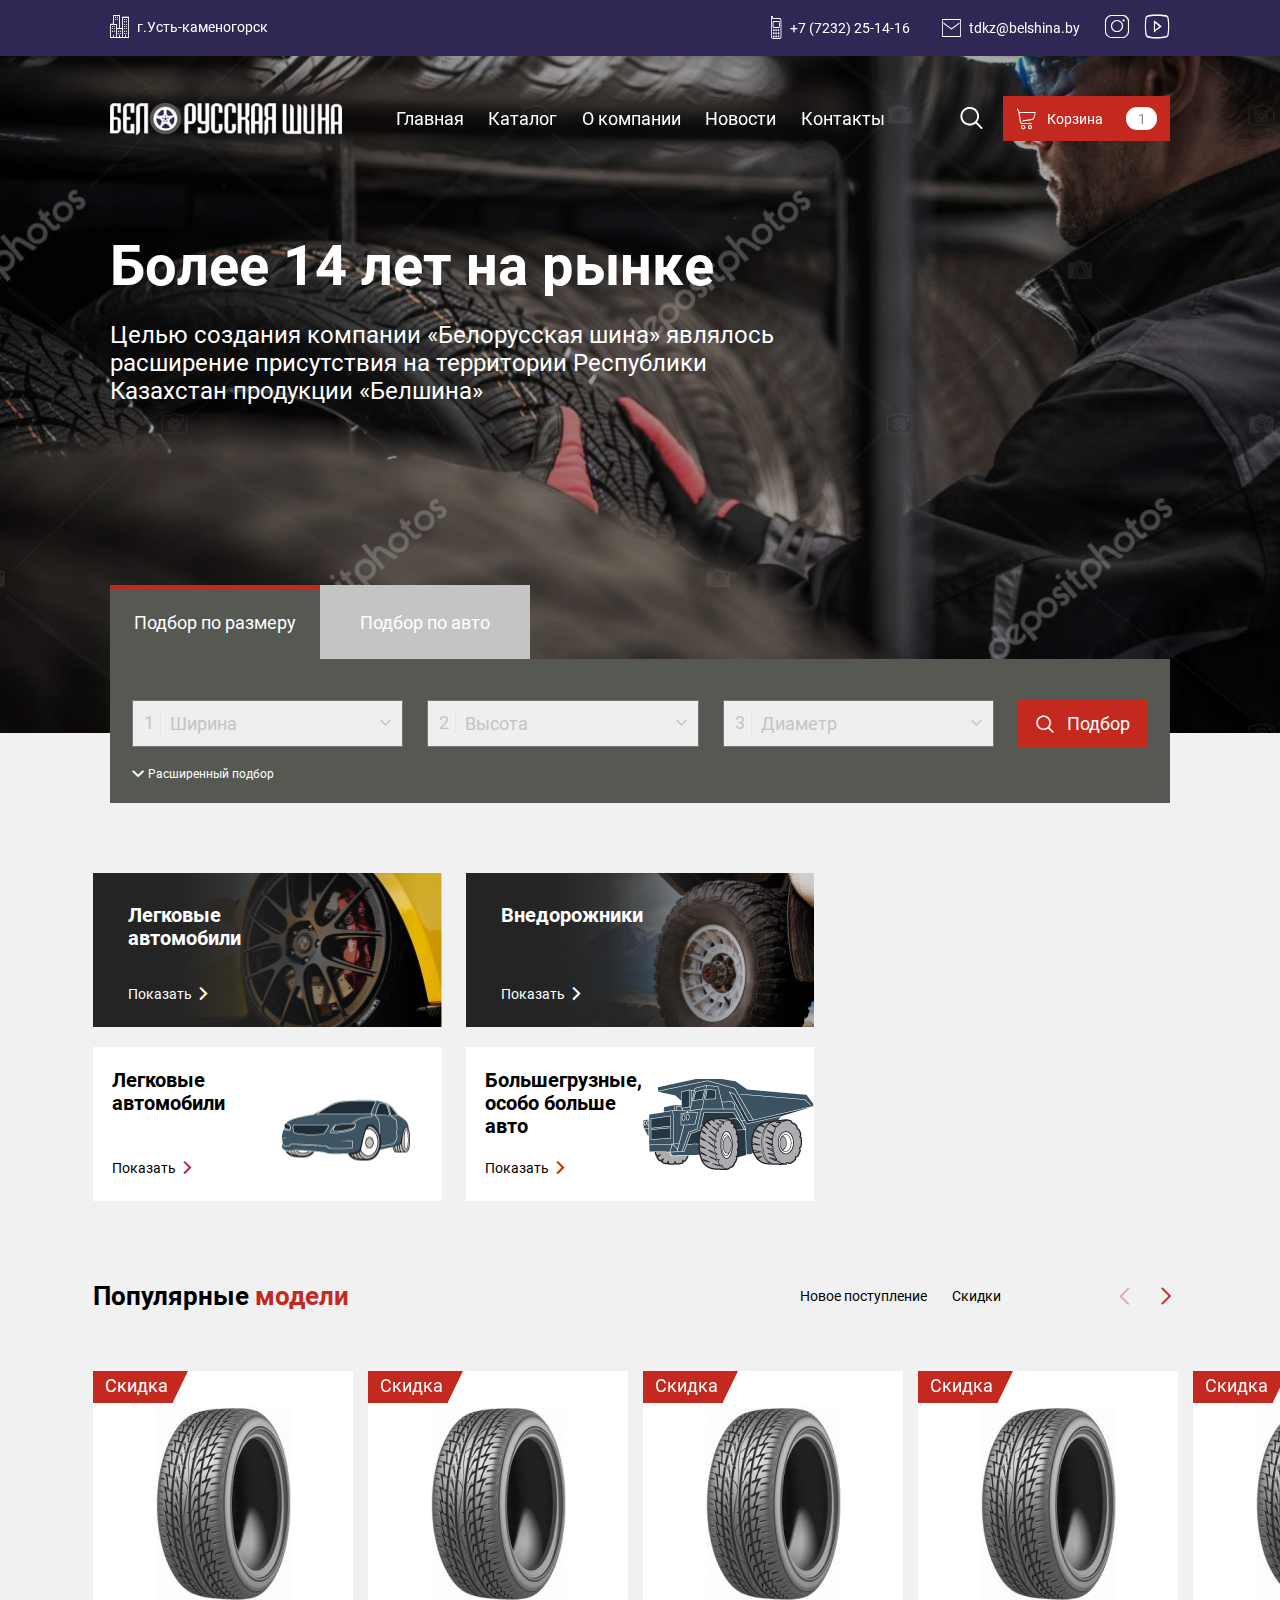
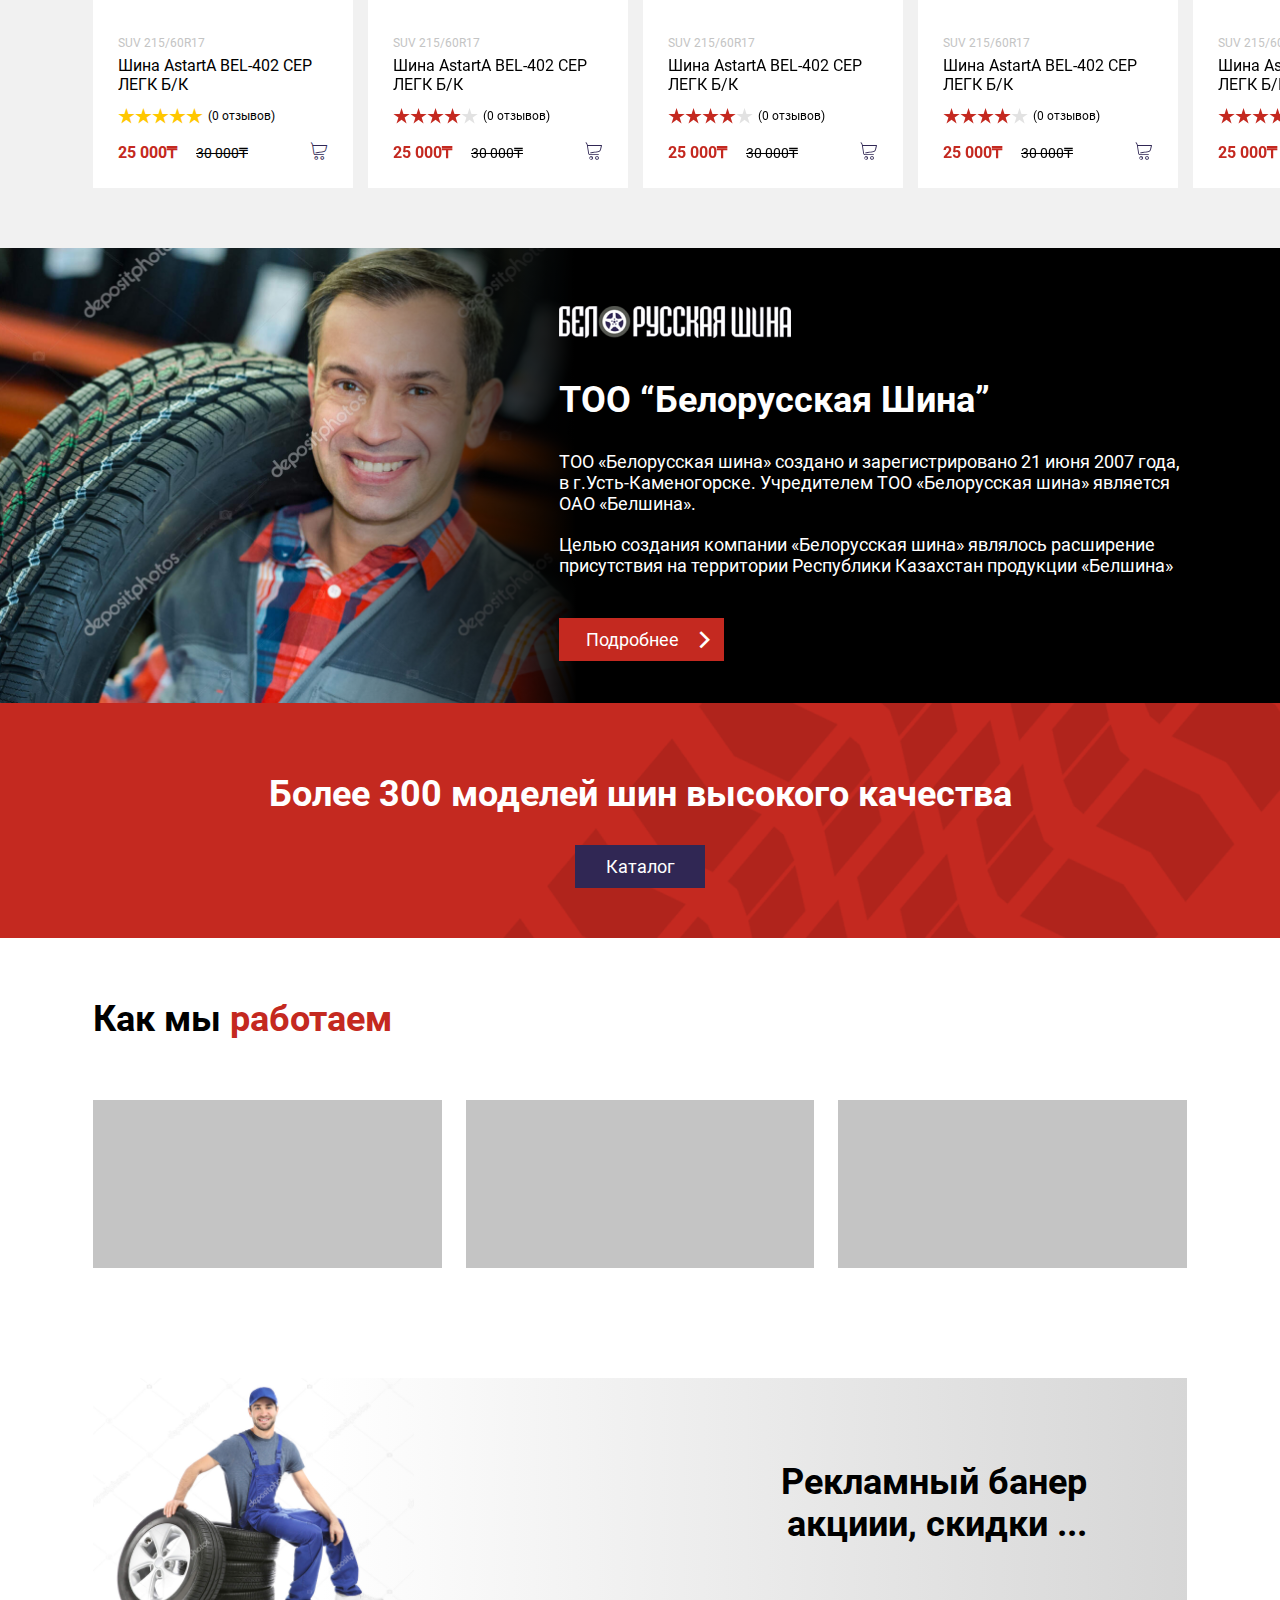
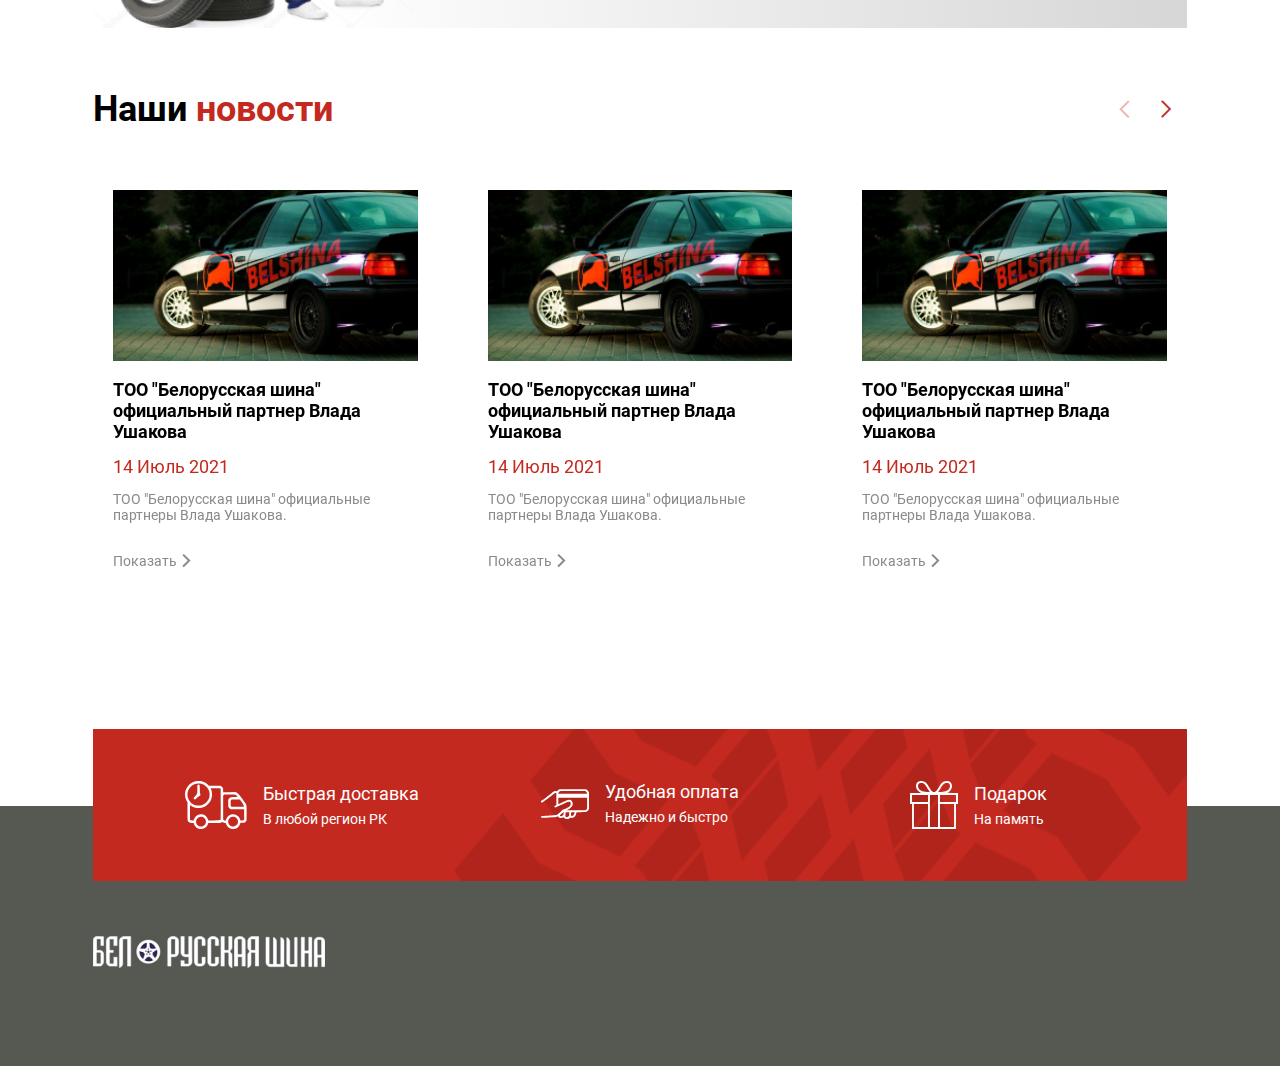
<file: assets/index.html>
<!DOCTYPE html>
<html lang="ru">

<head>
    <meta charset="UTF-8">
    <title>«Белорусская шина»</title>
    <meta name="viewport" content="width=device-width, initial-scale=1.0">
    <meta http-equiv="X-UA-Compatible" content="IE=edge" />
    <meta name="description" content="">
    <meta name="keywords" content="">
    <!-- Favicon -->
    <link rel="icon" href="#" type="image/x-icon">
    <link rel="shortcut icon" href="#" type="image/x-icon">
    <!-- fonts.css -->
    <link rel="preload" href="fonts/Roboto-Bold.woff" as="font" type="font/woff" crossorigin="anonymous">
    <link rel="preload" href="fonts/Roboto-Bold.woff2" as="font" type="font/woff2" crossorigin="anonymous">
    <link rel="preload" href="fonts/Roboto-Regular.woff" as="font" type="font/woff" crossorigin="anonymous">
    <link rel="preload" href="fonts/Roboto-Regular.woff2" as="font" type="font/woff2" crossorigin="anonymous">
    <link rel="stylesheet" href="css/fonts.css">
    <!-- bootstrap -->
    <link rel="stylesheet" href="css/bootstrap.min.css">
    <!-- swiper -->
    <link rel="stylesheet" href="css/swiper-bundle.min.css">
    <!-- select2 -->
    <!-- <link rel=" stylesheet" href="css/select2.min.css"> -->
    <!-- icomoon -->
    <link rel=" stylesheet" href="css/icomoon.css">
    <!-- style.css -->
    <link rel=" stylesheet" href="css/bundle.min.css">
</head>

<body class="page_index ">
    <header class="header">
        <div class="mobile_menu">
            <div class="row align-items-center justify-content-between mb-5">
                <div class="col-2"> <button type="button" class="btn-close" aria-label="Close"></button></div>
                <di class="col">
                    <h4 class="mb-0">Меню</h4>
                </di>
            </div>
        </div>
        <div class="search_wrapper">
            <div class="search_block">
                <div class="row justify-content-between mb-5">
                    <div class="col">
                        <h4 class="mb-0">Поиск</h4>
                    </div>
                    <div class="col-2 text-end">
                        <button type="button" class="btn-close" aria-label="Close"></button>
                    </div>
                </div>
                <div class="row">
                    <div class="col-12 col-md-8"> <input type="text" class="input_search" placeholder="Поиск..."></div>
                    <div class="col-12 col-md-4 mt-4 mt-md-0"><button class="btn btn-default btn_search">Поиск</button>
                    </div>
                </div>
                <div class="search_result"></div>
            </div>
        </div>
        <div class="head head-top">
            <div class="container">
                <div class="row">
                    <div class="col-8 col-md-3">
                        <div class="head_item">
                            <span class="icon-sity"></span>
                            <span class="name">г.Усть-каменогорск</span>
                        </div>
                    </div>
                    <div
                        class="d-none d-md-flex col-md-7 col-lg-5 col-xl-4 ms-auto  justify-content-end head_contacts_wrapper">
                        <div class="head_contacts d-flex align-items-center">
                            <a href="tel:+77232251416" class="head_item">
                                <span class="icon-phone"></span>
                                <span class="name">+7 (7232) 25-14-16</span>
                            </a>
                            <a href="mailto:tdkz@belshina.by" class="head_item">
                                <span class="icon-email"></span>
                                <span class="name">tdkz@belshina.by</span>
                            </a>
                        </div>
                    </div>
                    <div class="col-4 col-md-2 col-lg-2 col-xl-1 d-flex 
                    justify-content-end">
                        <ul class="socials">
                            <li>
                                <a href="#">
                                    <span class="icon-inst"></span>
                                </a>
                            </li>
                            <li>
                                <a href="#">
                                    <span class="icon-youtube"></span>
                                </a>
                            </li>
                        </ul>
                    </div>
                </div>
            </div>
        </div>
        <div class="head head-bottom">
            <div class="container">
                <nav>
                    <div class="row align-items-center justify-content-lg-between">
                        <div class="col-6 col-md-4 col-lg-3">
                            <a href="#" class="logo head_logo"> <img src="imgs/logo.png" alt=""></a>
                        </div>
                        <div class="col-lg-7 col-xl-6 d-none d-lg-block menu_desktop_wrapper">
                            <ul class="menu">
                                <li>
                                    <a href="#">Главная</a>
                                </li>
                                <li>
                                    <a href="#">Каталог</a>
                                </li>
                                <li>
                                    <a href="#">О компании</a>
                                </li>
                                <li>
                                    <a href="#">Новости</a>
                                </li>
                                <li>
                                    <a href="#">Контакты</a>
                                </li>
                            </ul>
                        </div>
                        <div
                            class="col-6 col-sm-4 col-md-3 col-lg-2 col-xl-3 d-flex align-items-center  justify-content-end ms-auto">
                            <button class="search_btn">
                                <span class="icon-search"></span>
                            </button>
                            <a href="#" class="btn btn-red btn_shop">
                                <span class="icon-shop"></span>
                                <span class="text">Корзина</span>
                                <span class="quantity">1</span>
                            </a>
                        </div>
                        <div class="col-sm-2 col-md-1 d-lg-none">
                            <div class="menu_btn">
                                <span></span>
                            </div>
                        </div>
                    </div>
                </nav>
            </div>
        </div>
    </header>
    <section class="head_section">
        <div class="container">
            <h1 class="head_title">Более 14 лет на рынке </h1>
            <div class="head_subtitle subtitle">Целью создания компании «Белорусская шина» являлось расширение
                присутствия на
                территории Республики
                Казахстан продукции «Белшина»</div>

            <div class="filter">
                <ul class="nav nav-tabs" id="myTab" role="tablist">
                    <li class="nav-item" role="presentation">
                        <button class="nav-link active" id="size-tab" data-bs-toggle="tab" data-bs-target="#size"
                            type="button" role="tab" aria-controls="size" aria-selected="true">Подбор по
                            размеру</button>
                    </li>
                    <li class="nav-item" role="presentation">
                        <button class="nav-link" id="car-tab" data-bs-toggle="tab" data-bs-target="#car" type="button"
                            role="tab" aria-controls="car" aria-selected="false">Подбор по
                            авто</button>
                    </li>
                </ul>
                <div class="tab-content" id="myTabContent">
                    <div class="tab-pane fade show active" id="size" role="tabpanel" aria-labelledby="size-tab">
                        <div class="row">
                            <div class="col">
                                <div class="form_control form_select">
                                    <div class="number"> 1</div>
                                    <select name="width" id="">
                                        <option value="Ширина" selected="selected">Ширина</option>
                                        <option value="100">100</option>
                                        <option value="150">150</option>
                                        <option value="1820">1820</option>
                                    </select>
                                </div>
                            </div>
                            <div class="col">
                                <div class="form_control form_select">
                                    <div class="number">2</div>
                                    <select name="height" id="">
                                        <option value="Высота" selected="selected">Высота</option>
                                        <option value="100">100</option>
                                        <option value="150">150</option>
                                        <option value="1820">1820</option>
                                    </select>
                                </div>
                            </div>
                            <div class="col">
                                <div class="form_control form_select">
                                    <div class="number">3</div>
                                    <select name="diameter" id="">
                                        <option value="Диаметр" selected="selected">Диаметр</option>
                                        <option value="100">100</option>
                                        <option value="150">150</option>
                                        <option value="1820">1820</option>
                                    </select>
                                </div>
                            </div>
                            <div class="col-md-auto ms-auto text-end">
                                <button class="btn btn-default filter_btn"><span class="icon-search"></span>
                                    Подбор</button>
                            </div>
                        </div>
                        <div class="filter_dropdown">
                            <button class="filter_dropdown-toggle" type="button">
                                <span class="icon-Vector-3"></span> Расширенный подбор
                            </button>
                            <div class="filter_dropdown-menu">
                                <div class="row">
                                    <div class="col-lg-4">
                                        <div class="form_control form_select">
                                            <div class="number"> 1</div>
                                            <select name="width" id="">
                                                <option value="Ширина" selected="selected">Ширина</option>
                                                <option value="100">100</option>
                                                <option value="150">150</option>
                                                <option value="1820">1820</option>
                                            </select>
                                        </div>
                                    </div>
                                    <div class="col d-flex flex-wrap align-items-center">
                                        <div class="form-group form-radio">
                                            <label class="radio-inline">
                                                <input class="" type="radio" name="type_filter" value="1">
                                                <span class="signature">Ширина</span>
                                            </label>
                                        </div>
                                        <div class="form-group form-radio">
                                            <label class="radio-inline">
                                                <input class="" type="radio" name="type_filter" value="3">
                                                <span class="signature">Ширина</span>
                                            </label>
                                        </div>
                                        <div class="form-group form-checkbox">
                                            <label class="checkbox-inline">
                                                <input class="" type="checkbox" name="" value="2">
                                                <span class="signature">Высота</span>
                                            </label>
                                        </div>
                                        <div class="form_control form_range">
                                            <input type="range" value="0" min="1" max="100">
                                        </div>
                                    </div>
                                </div>
                            </div>
                        </div>
                    </div>
                    <div class=" tab-pane fade" id="car" role="tabpanel" aria-labelledby="car-tab">
                        <div class=" row">
                            <div class="col">
                                <div class="form_control form_select">
                                    <div class="number"> 1</div>
                                    <select name="width" id="">
                                        <option value="Ширина" selected="selected">Ширина</option>
                                        <option value="100">100</option>
                                        <option value="150">150</option>
                                        <option value="1820">1820</option>
                                    </select>
                                </div>
                            </div>
                            <div class="col">
                                <div class="form_control form_select">
                                    <div class="number">2</div>
                                    <select name="height" id="">
                                        <option value="Высота" selected="selected">Высота</option>
                                        <option value="100">100</option>
                                        <option value="150">150</option>
                                        <option value="1820">1820</option>
                                    </select>
                                </div>
                            </div>
                            <div class="col">
                                <div class="form_control form_select">
                                    <div class="number">3</div>
                                    <select name="diameter" id="">
                                        <option value="Диаметр" selected="selected">Диаметр</option>
                                        <option value="100">100</option>
                                        <option value="150">150</option>
                                        <option value="1820">1820</option>
                                    </select>
                                </div>
                            </div>
                            <div class="col-md-auto ms-auto text-end">
                                <button class="btn btn-default filter_btn"><span class="icon-search"></span>
                                    Подбор</button>
                            </div>
                        </div>
                        <div class="filter_dropdown">
                            <button class="filter_dropdown-toggle" type="button">
                                <span class="icon-Vector-3"></span> Расширенный подбор
                            </button>
                            <div class="filter_dropdown-menu">
                                <div class="row">
                                    <div class="col-lg-4">
                                        <div class="form_control form_select">
                                            <div class="number"> 1</div>
                                            <select name="width" id="">
                                                <option value="Ширина" selected="selected">Ширина
                                                </option>
                                                <option value="100">100</option>
                                                <option value="150">150</option>
                                                <option value="1820">1820</option>
                                            </select>
                                        </div>
                                    </div>
                                    <div class="col d-flex flex-wrap">
                                        <div class="form-group form-radio">
                                            <label class="radio-inline">
                                                <input class="" type="radio" name="type_filter" value="1">
                                                <span class="signature">Ширина</span>
                                            </label>
                                        </div>
                                        <div class="form-group form-radio">
                                            <label class="radio-inline">
                                                <input class="" type="radio" name="type_filter" value="3">
                                                <span class="signature">Ширина</span>
                                            </label>
                                        </div>
                                        <div class="form-group form-checkbox">
                                            <label class="checkbox-inline">
                                                <input class="" type="checkbox" name="" value="2">
                                                <span class="signature">Высота</span>
                                            </label>
                                        </div>
                                    </div>
                                </div>
                            </div>
                        </div>
                    </div>
                </div>
            </div>
        </div>
    </section>
    <section class="section section_category">
        <div class="container">
            <div class="row">
                <div class="col-md-6 col-lg-4">
                    <a href="#" class="category category_var_one" style=" background-image: url('imgs/car1.jpg');">
                        <span class="title">Легковые
                            автомобили</span>
                        <div class="category_btn">Показать <span class="icon-Vector-5"></span></div>
                    </a>
                </div>
                <div class="col-md-6 col-lg-4">
                    <a href="#" class="category category_var_one" style=" background-image: url('imgs/car2.jpg');">
                        <span class="title">Внедорожники</span>
                        <div class="category_btn">Показать <span class="icon-Vector-5"></span></div>
                    </a>
                </div>
            </div>
            <div class="row">
                <div class="col-md-6 col-lg-4">
                    <a href="#" class="category category_var_two" style=" background-image: url('imgs/image4.png');">
                        <span class="title">Легковые
                            автомобили</span>
                        <div class="category_btn">Показать <span class="icon-Vector-5"></span></div>
                    </a>
                </div>
                <div class="col-md-6 col-lg-4">
                    <a href="#" class="category category_var_two" style=" background-image: url('imgs/image3.png');">
                        <span class="title">Большегрузные,
                            особо больше
                            авто</span>
                        <div class="category_btn">Показать <span class="icon-Vector-5"></span></div>
                    </a>
                </div>
            </div>
        </div>
    </section>
    <section class="section_popular section">
        <div class="container">
            <div class="title_block row ">
                <div class="col">
                    <h2>
                        Популярные<span class="color_red"> модели</span>
                    </h2>
                </div>
                <div
                    class="col-12 col-md-4 mt-4 mt-md-0 order-1 order-md-0 d-flex align-items-center justify-content-md-end">
                    <a href="#" class="link">Новое поступление</a>
                    <a href="#" class="link">Скидки</a>
                </div>
                <div class="col-3 col-sm-2 d-flex justify-content-end">
                    <div class="slider_arrows">
                        <div class="swiper-button-prev popular_slider_prev"><span class="icon-Vector-2"></span></div>
                        <div class="swiper-button-next popular_slider_next"><span class="icon-Vector-1"></span></div>
                    </div>
                </div>
            </div>
            <div class="swiper popular_slider">
                <div class="swiper-wrapper">

                    <div class="swiper-slide">
                        <div class="product">
                            <div class="sale">Скидка</div>
                            <a href="#" class="img">
                                <img src="imgs/image1.png" alt="">
                            </a>
                            <a href="#" class="center">
                                <span class="article">SUV 215/60R17</span>
                                <span class="name">Шина AstartA
                                    BEL-402 СЕР ЛЕГК Б/К</span>
                                <div class="rating">
                                    <div class="rating_star">
                                        <span class="icon-star" style="color: #FFC700;"></span>
                                        <span class="icon-star" style="color: #FFC700;"></span>
                                        <span class="icon-star" style="color: #FFC700;"></span>
                                        <span class="icon-star" style="color: #FFC700;"></span>
                                        <span class="icon-star" style="color: #FFC700;"></span>
                                    </div>
                                    <span class="rating_text">(0 отзывов)</span>
                                </div>
                            </a>
                            <div class="bottom">
                                <div class="price">
                                    <span class="new_price">25 000₸</span>
                                    <span class="old_price">30 000₸</span>
                                </div>
                                <button title="Добавить в корзину" class="product_btn"><span
                                        class="icon-shop"></span></button>
                            </div>
                        </div>
                    </div>

                    <div class="swiper-slide">
                        <div class="product">
                            <div class="sale">Скидка</div>
                            <a href="#" class="img">
                                <img src="imgs/image1.png" alt="">
                            </a>
                            <a href="#" class="center">
                                <span class="article">SUV 215/60R17</span>
                                <span class="name">Шина AstartA
                                    BEL-402 СЕР ЛЕГК Б/К</span>
                                <div class="rating">
                                    <div class="rating_star">
                                        <span class="icon-star" style="color: #C42920;"></span>
                                        <span class="icon-star" style="color: #C42920;"></span>
                                        <span class="icon-star" style="color: #C42920;"></span>
                                        <span class="icon-star" style="color: #C42920;"></span>
                                        <span class="icon-star"></span>
                                    </div>
                                    <span class="rating_text">(0 отзывов)</span>
                                </div>
                            </a>
                            <div class="bottom">
                                <div class="price">
                                    <span class="new_price">25 000₸</span>
                                    <span class="old_price">30 000₸</span>
                                </div>
                                <button title="Добавить в корзину" class="product_btn"><span
                                        class="icon-shop"></span></button>
                            </div>
                        </div>
                    </div>

                    <div class="swiper-slide">
                        <div class="product">
                            <div class="sale">Скидка</div>
                            <a href="#" class="img">
                                <img src="imgs/image1.png" alt="">
                            </a>
                            <a href="#" class="center">
                                <span class="article">SUV 215/60R17</span>
                                <span class="name">Шина AstartA
                                    BEL-402 СЕР ЛЕГК Б/К</span>
                                <div class="rating">
                                    <div class="rating_star">
                                        <span class="icon-star" style="color: #C42920;"></span>
                                        <span class="icon-star" style="color: #C42920;"></span>
                                        <span class="icon-star" style="color: #C42920;"></span>
                                        <span class="icon-star" style="color: #C42920;"></span>
                                        <span class="icon-star"></span>
                                    </div>
                                    <span class="rating_text">(0 отзывов)</span>
                                </div>
                            </a>
                            <div class="bottom">
                                <div class="price">
                                    <span class="new_price">25 000₸</span>
                                    <span class="old_price">30 000₸</span>
                                </div>
                                <button title="Добавить в корзину" class="product_btn"><span
                                        class="icon-shop"></span></button>
                            </div>
                        </div>
                    </div>

                    <div class="swiper-slide">
                        <div class="product">
                            <div class="sale">Скидка</div>
                            <a href="#" class="img">
                                <img src="imgs/image1.png" alt="">
                            </a>
                            <a href="#" class="center">
                                <span class="article">SUV 215/60R17</span>
                                <span class="name">Шина AstartA
                                    BEL-402 СЕР ЛЕГК Б/К</span>
                                <div class="rating">
                                    <div class="rating_star">
                                        <span class="icon-star" style="color: #C42920;"></span>
                                        <span class="icon-star" style="color: #C42920;"></span>
                                        <span class="icon-star" style="color: #C42920;"></span>
                                        <span class="icon-star" style="color: #C42920;"></span>
                                        <span class="icon-star"></span>
                                    </div>
                                    <span class="rating_text">(0 отзывов)</span>
                                </div>
                            </a>
                            <div class="bottom">
                                <div class="price">
                                    <span class="new_price">25 000₸</span>
                                    <span class="old_price">30 000₸</span>
                                </div>
                                <button title="Добавить в корзину" class="product_btn"><span
                                        class="icon-shop"></span></button>
                            </div>
                        </div>
                    </div>

                    <div class="swiper-slide">
                        <div class="product">
                            <div class="sale">Скидка</div>
                            <a href="#" class="img">
                                <img src="imgs/image1.png" alt="">
                            </a>
                            <a href="#" class="center">
                                <span class="article">SUV 215/60R17</span>
                                <span class="name">Шина AstartA
                                    BEL-402 СЕР ЛЕГК Б/К</span>
                                <div class="rating">
                                    <div class="rating_star">
                                        <span class="icon-star" style="color: #C42920;"></span>
                                        <span class="icon-star" style="color: #C42920;"></span>
                                        <span class="icon-star" style="color: #C42920;"></span>
                                        <span class="icon-star" style="color: #C42920;"></span>
                                        <span class="icon-star"></span>
                                    </div>
                                    <span class="rating_text">(0 отзывов)</span>
                                </div>
                            </a>
                            <div class="bottom">
                                <div class="price">
                                    <span class="new_price">25 000₸</span>
                                    <span class="old_price">30 000₸</span>
                                </div>
                                <button title="Добавить в корзину" class="product_btn"><span
                                        class="icon-shop"></span></button>
                            </div>
                        </div>
                    </div>

                    <div class="swiper-slide">
                        <div class="product">
                            <div class="sale">Скидка</div>
                            <a href="#" class="img">
                                <img src="imgs/image1.png" alt="">
                            </a>
                            <a href="#" class="center">
                                <span class="article">SUV 215/60R17</span>
                                <span class="name">Шина AstartA
                                    BEL-402 СЕР ЛЕГК Б/К</span>
                                <div class="rating">
                                    <div class="rating_star">
                                        <span class="icon-star" style="color: #C42920;"></span>
                                        <span class="icon-star" style="color: #C42920;"></span>
                                        <span class="icon-star" style="color: #C42920;"></span>
                                        <span class="icon-star" style="color: #C42920;"></span>
                                        <span class="icon-star"></span>
                                    </div>
                                    <span class="rating_text">(0 отзывов)</span>
                                </div>
                            </a>
                            <div class="bottom">
                                <div class="price">
                                    <span class="new_price">25 000₸</span>
                                    <span class="old_price">30 000₸</span>
                                </div>
                                <button title="Добавить в корзину" class="product_btn"><span
                                        class="icon-shop"></span></button>
                            </div>
                        </div>
                    </div>


                </div>
            </div>
        </div>
    </section>
    <section class="section_about">
        <img class="about_img" src="imgs/image7.jpg" alt="">
        <div class="container">
            <div class="row">
                <div class="col-md-9 col-lg-7 ms-auto">
                    <div class="about_block">
                        <img src="imgs/logo.png" alt="">
                        <h2 class="title">ТОО “Белорусская Шина”</h2>
                        <div class="subtitle">
                            <p>
                                ТОО «Белорусская шина» создано и зарегистрировано 21 июня 2007 года, в
                                г.Усть-Каменогорске.
                                Учредителем ТОО «Белорусская шина» является ОАО «Белшина».
                            </p>
                            <p>
                                Целью создания компании «Белорусская шина» являлось расширение присутствия на территории
                                Республики Казахстан продукции «Белшина»
                            </p>
                        </div>
                        <a href="#" class="btn btn-default btn-arrow">Подробнее <span class="icon-Vector-5"></span></a>

                    </div>
                </div>
            </div>
        </div>
    </section>
    <section class="section_info-block">
        <div class="container">
            <h2>Более 300 моделей шин высокого качества</h2>
            <a href="#" class="btn btn-secondary">Каталог</a>
        </div>
    </section>
    <section class="section_process section">
        <div class="container">
            <h2>Как мы <span class="color_red">работаем</span></h2>
            <div class="row process_list">
                <div class="col-md-4">
                    <div class="process_item"></div>
                </div>
                <div class="col-md-4">
                    <div class="process_item"></div>
                </div>
                <div class="col-md-4">
                    <div class="process_item"></div>
                </div>
            </div>
            <div class="process_banner">
                <div class="process_banner_left"> <img src="imgs/image10.png" alt=""></div>
                <div class="process_banner_right">
                    <span class="title">
                        Рекламный банер<br>
                        акциии, скидки ...
                    </span>
                </div>
            </div>
        </div>
    </section>
    <section class="section_news section">
        <div class="container">
            <div class="title_block">
                <h2>Наши <span class="color_red">новости</span></h2>
                <div class="slider_arrows">
                    <div class="swiper-button-prev news_slider_prev"><span class="icon-Vector-2"></span></div>
                    <div class="swiper-button-next news_slider_next"><span class="icon-Vector-1"></span></div>
                </div>
            </div>
            <div class="swiper news_slider">
                <div class="swiper-wrapper">

                    <div class="swiper-slide">
                        <a href="#" class="news_block">
                            <div class="news_img_wrapper">
                                <div class="news_img">
                                    <img src="imgs/image6.jpg" alt="">
                                </div>
                            </div>
                            <span class="title">
                                ТОО "Белорусская шина" официальный партнер Влада Ушакова
                            </span>
                            <span class="date">14 Июль 2021</span>
                            <span class="text">ТОО "Белорусская шина" официальные партнеры Влада Ушакова.</span>
                            <div class="news_btn">Показать <span class="icon-Vector-5"></span></div>
                        </a>
                    </div>
                    <div class="swiper-slide">
                        <a href="#" class="news_block">
                            <div class="news_img_wrapper">
                                <div class="news_img">
                                    <img src="imgs/image6.jpg" alt="">
                                </div>
                            </div>
                            <span class="title">
                                ТОО "Белорусская шина" официальный партнер Влада Ушакова
                            </span>
                            <span class="date">14 Июль 2021</span>
                            <span class="text">ТОО "Белорусская шина" официальные партнеры Влада Ушакова.</span>
                            <div class="news_btn">Показать <span class="icon-Vector-5"></span></div>
                        </a>
                    </div>
                    <div class="swiper-slide">
                        <a href="#" class="news_block">
                            <div class="news_img_wrapper">
                                <div class="news_img">
                                    <img src="imgs/image6.jpg" alt="">
                                </div>
                            </div>
                            <span class="title">
                                ТОО "Белорусская шина" официальный партнер Влада Ушакова
                            </span>
                            <span class="date">14 Июль 2021</span>
                            <span class="text">ТОО "Белорусская шина" официальные партнеры Влада Ушакова.</span>
                            <div class="news_btn">Показать <span class="icon-Vector-5"></span></div>
                        </a>
                    </div>
                    <div class="swiper-slide">
                        <a href="#" class="news_block">
                            <div class="news_img_wrapper">
                                <div class="news_img">
                                    <img src="imgs/image6.jpg" alt="">
                                </div>
                            </div>
                            <span class="title">
                                ТОО "Белорусская шина" официальный партнер Влада Ушакова
                            </span>
                            <span class="date">14 Июль 2021</span>
                            <span class="text">ТОО "Белорусская шина" официальные партнеры Влада Ушакова.</span>
                            <div class="news_btn">Показать <span class="icon-Vector-5"></span></div>
                        </a>
                    </div>

                </div>
            </div>
        </div>
    </section>
    <section class="section section_advantages">
        <div class="container">
            <div class="advantages">
                <div class="row">
                    <div class="col-sm-6 col-md-4">
                        <div class="advantages_item">
                            <img src="imgs/delivery.svg" alt="">
                            <div class="ms-sm-3">
                                <span class="name">Быстрая доставка</span>
                                <span class="text">В любой регион РК</span>
                            </div>
                        </div>
                    </div>
                    <div class="col-sm-6 col-md-4 pt-4 pt-sm-0">
                        <div class="advantages_item">
                            <img src="imgs/card.svg" alt="">
                            <div class="ms-sm-3">
                                <span class="name">Удобная оплата</span>
                                <span class="text">Надежно и быстро</span>
                            </div>
                        </div>
                    </div>
                    <div class="col-12 col-md-4 pt-4 pt-md-0">
                        <div class="advantages_item">
                            <img src="imgs/gift.svg" alt="">
                            <div class="ms-sm-3">
                                <span class="name">Подарок</span>
                                <span class="text">На память</span>
                            </div>
                        </div>
                    </div>
                </div>
            </div>
        </div>
    </section>
    <footer class="footer">
        <div class="container">
            <div class="row">
                <div class="col-lg-3">
                    <a href="#" class="logo footer_logo"> <img src="imgs/logo.png" alt=""></a>
                </div>
            </div>
        </div>
    </footer>

    <!-- jquery -->
    <script src="js/jquery-3.3.1.min.js"></script>
    <!-- bootstrap -->
    <script src="js/bootstrap.min.js"></script>
    <!-- swiper -->
    <script src="js/swiper-bundle.min.js"></script>
    <!-- swiper -->
    <!-- <script src="js/select2.full.min.js"></script> -->
    <!-- script.js -->
    <script src="js/bundle.min.js"></script>
</body>

</html>
</file>
<file: assets/css/fonts.css>
@font-face {
    font-family: 'Roboto';
    font-style: normal;
    font-weight: 700;
    font-display: swap;
    src: url(../fonts/Roboto-Bold.woff2) format("woff2"),
        url(../fonts/Roboto-Bold.woff) format("woff");
}

@font-face {
    font-family: 'Roboto';
    font-style: normal;
    font-weight: normal;
    font-display: swap;
    src: url(../fonts/Roboto-Regular.woff2) format("woff2"),
        url(../fonts/Roboto-Regular.woff) format("woff");
}
</file>
<file: assets/css/icomoon.css>
@font-face {
  font-family: 'icomoon';
  src: url('../fonts/icomoon/icomoon.eot?4pusxs');
  src: url('../fonts/icomoon/icomoon.eot?4pusxs#iefix') format('embedded-opentype'),
    url('../fonts/icomoon/icomoon.ttf?4pusxs') format('truetype'),
    url('../fonts/icomoon/icomoon.woff?4pusxs') format('woff'),
    url('../fonts/icomoon/icomoon.svg?4pusxs#icomoon') format('svg');
  font-weight: normal;
  font-style: normal;
  font-display: block;
}

[class^="icon-"],
[class*=" icon-"] {
  /* use !important to prevent issues with browser extensions that change fonts */
  font-family: 'icomoon' !important;
  speak: never;
  font-style: normal;
  font-weight: normal;
  font-variant: normal;
  text-transform: none;
  line-height: 1;

  /* Better Font Rendering =========== */
  -webkit-font-smoothing: antialiased;
  -moz-osx-font-smoothing: grayscale;
}

.icon-Vector-5:before {
  content: "\e90c";
  color: #fff;
}

.icon-email:before {
  content: "\e900";
  color: #fff;
}

.icon-inst:before {
  content: "\e901";
  color: #fff;
}

.icon-phone:before {
  content: "\e902";
  color: #fff;
}

.icon-search:before {
  content: "\e903";
  color: #fff;
}

.icon-shop:before {
  content: "\e904";
  color: #fff;
}

.icon-sity:before {
  content: "\e905";
  color: #fff;
}

.icon-star:before {
  content: "\e906";
  color: #e2e2e2;
}

.icon-Vector-1:before {
  content: "\e907";
  color: #c42920;
}

.icon-Vector-2:before {
  content: "\e908";
  color: #c42920;
}

.icon-Vector-3:before {
  content: "\e909";
  color: #c4c4c4;
}

.icon-Vector-4:before {
  content: "\e90a";
  color: #c4c4c4;
}

.icon-youtube:before {
  content: "\e90b";
  color: #fff;
}
</file>
<file: assets/css/bundle.min.css>
@font-face{font-family:Roboto;font-style:normal;font-weight:700;font-display:swap;src:url(../fonts/Roboto-Bold.woff2) format("woff2"),url(../fonts/Roboto-Bold.woff) format("woff")}@font-face{font-family:Roboto;font-style:normal;font-weight:400;font-display:swap;src:url(../fonts/Roboto-Regular.woff2) format("woff2"),url(../fonts/Roboto-Regular.woff) format("woff")}*{-webkit-tap-highlight-color:transparent;-webkit-box-sizing:border-box;box-sizing:border-box}*,:after,:before{-webkit-box-sizing:border-box;box-sizing:border-box}body{font-family:Roboto,sans-serif;color:#000;background-color:#fff;padding:0;margin:0;font-style:normal;font-weight:500;font-size:18px;line-height:21px;display:-webkit-box;display:-ms-flexbox;display:flex;-webkit-box-orient:vertical;-webkit-box-direction:normal;-ms-flex-direction:column;flex-direction:column}header{position:fixed;top:0;left:0;width:100%;z-index:20;-webkit-transition:all .3s ease;transition:all .3s ease}header.fixed{background:#222}body{padding-top:182px}body.page_index .search_btn .icon-search:before{color:#fff}body.page_index .mobile_menu .menu li a,body.page_index .mobile_menu .menu li span{color:#000}body.page_index .menu li a,body.page_index .menu li span{color:#fff}body:not(.page_index) .head_logo{-webkit-filter:drop-shadow(3px 5px 5px #000);filter:drop-shadow(3px 5px 5px #000)}body:not(.page_index) header.fixed .search_btn .icon-search:before{color:#fff}body:not(.page_index) header.fixed .menu li a,body:not(.page_index) header.fixed .menu li span{color:#fff}body:not(.page_index) header.fixed .mobile_menu .menu li a,body:not(.page_index) header.fixed .mobile_menu .menu li span{color:#000}h1,h2,h3,h4,h5,h6{font-family:Roboto,sans-serif;font-style:normal;margin:0;padding:0;color:#000;font-weight:700}h1{font-size:56px;line-height:66px;color:#fff;margin-bottom:22px}h2{font-size:36px;line-height:42px;margin-bottom:60px}h3{font-size:26px;line-height:30px;margin-bottom:30px}h4{font-size:24px;line-height:28px;margin-bottom:25px}h5{font-size:22px;line-height:24px;margin-bottom:20px}p{margin:0;padding:0;font-size:18px;line-height:21px;margin-bottom:20px}li,ul{display:block;list-style:none;padding:0;margin:0}img{max-width:100%}img,source{pointer-events:none}a,a:active,a:hover,button,button:active,button:focus,button:hover,input,input:focus,textarea{text-decoration:none;transition:all .5s ease;outline:0;color:#000;-webkit-box-shadow:none;box-shadow:none;-webkit-transition:all .5s ease;-moz-transition:all .5s ease;-ms-transition:all .5s ease;-o-transition:all .5s ease}.container{max-width:inherit}[class*=" icon-"],[class^=icon-]{-webkit-transition:all .5s ease;transition:all .5s ease}.link{font-size:14px;line-height:16px;display:block;position:relative}.link:not(:last-of-type){margin-right:25px}.link:after{content:'';display:block;position:absolute;left:0;bottom:-5px;right:0;width:0;height:1px;background:#c42920;-webkit-transition:all .5s ease;transition:all .5s ease}.link:hover:after{width:100%}.title_block{display:-webkit-box;display:-ms-flexbox;display:flex;-webkit-box-pack:justify;-ms-flex-pack:justify;justify-content:space-between;margin-bottom:60px}.title_block h2{margin-bottom:0}.section{padding-top:30px;padding-bottom:30px}.color_red{color:#c42920}body.hidden{overflow:hidden}.btn{display:-webkit-inline-box;display:-ms-inline-flexbox;display:inline-flex;-webkit-box-align:center;-ms-flex-align:center;align-items:center;-webkit-box-pack:center;-ms-flex-pack:center;justify-content:center;padding:9px 11px;font-style:normal;font-weight:400;font-size:18px;line-height:21px;text-align:center;color:#fff;min-width:130px;min-height:40px;-webkit-transition:all .5s ease;transition:all .5s ease;cursor:pointer;border:2px solid transparent;border-radius:0}.btn-default{background:#c42920}.btn-default:hover{color:#c42920;background:#fff;border-color:#c42920}.btn-default:hover [class*=" icon-"]:before,.btn-default:hover [class^=icon-]:before{color:#c42920}.btn-secondary{background:#302754}.btn-secondary:hover{color:#302754;background:#fff;border-color:#302754}.btn-secondary:hover [class*=" icon-"]:before,.btn-secondary:hover [class^=icon-]:before{color:#302754}.btn-red{background:#c42920}.btn-red:hover{color:#fff;background:#c42920;-webkit-box-shadow:0 10px 20px rgba(0,0,0,.2);box-shadow:0 10px 20px rgba(0,0,0,.2)}.btn-arrow [class*=" icon-"],.btn-arrow [class^=icon-]{margin-left:20px}button{border:none;background:0 0}.swiper{overflow:hidden}.slider_arrows{position:relative;display:-webkit-box;display:-ms-flexbox;display:flex;-webkit-box-align:center;-ms-flex-align:center;align-items:center}.swiper-button-next:after,.swiper-button-prev:after,.swiper-container-rtl .swiper-button-next:after,.swiper-container-rtl .swiper-button-prev:after{display:none}.swiper-button-prev,.swiper-container-rtl .swiper-button-next{left:initial;top:initial;margin:0}.swiper-button-next,.swiper-container-rtl .swiper-button-prev{right:initial;top:initial;margin:0}.swiper-button-next,.swiper-button-prev{width:42px;height:42px;margin:-6px 0;display:-webkit-box;display:-ms-flexbox;display:flex;-webkit-box-align:center;-ms-flex-align:center;align-items:center;-webkit-box-pack:center;-ms-flex-pack:center;justify-content:center;position:relative}input::-webkit-input-placeholder,textarea::-webkit-input-placeholder{font-family:Roboto,sans-serif;font-weight:400;font-size:18px;line-height:21px;color:#c4c4c4}input::-moz-placeholder,textarea::-moz-placeholder{font-family:Roboto,sans-serif;font-weight:400;font-size:18px;line-height:21px;color:#c4c4c4}input:-ms-input-placeholder,textarea:-ms-input-placeholder{font-family:Roboto,sans-serif;font-weight:400;font-size:18px;line-height:21px;color:#c4c4c4}input::-ms-input-placeholder,textarea::-ms-input-placeholder{font-family:Roboto,sans-serif;font-weight:400;font-size:18px;line-height:21px;color:#c4c4c4}input::placeholder,textarea::placeholder{font-family:Roboto,sans-serif;font-weight:400;font-size:18px;line-height:21px;color:#c4c4c4}input::-webkit-input-placeholder,textarea::-webkit-input-placeholder{font-family:Roboto,sans-serif;font-weight:400;font-size:18px;line-height:21px;color:#c4c4c4}input:-moz-placeholder,textarea:-moz-placeholder{font-family:Roboto,sans-serif;font-weight:400;font-size:18px;line-height:21px;color:#c4c4c4}input:-ms-input-placeholder,textarea:-ms-input-placeholder{font-family:Roboto,sans-serif;font-weight:400;font-size:18px;line-height:21px;color:#c4c4c4}.head-top{background:#302754;padding-top:15px;padding-bottom:15px;color:#fff}.head_item{display:-webkit-box;display:-ms-flexbox;display:flex;-webkit-box-align:center;-ms-flex-align:center;align-items:center;color:#fff}.head_item:not(:last-of-type){margin-right:32px}.head_item .name{font-size:14px;line-height:16px}.head_item [class*=" icon-"],.head_item [class^=icon-]{margin-right:8px;-webkit-box-flex:0;-ms-flex:0 0 auto;flex:0 0 auto;-webkit-transition:all .5s ease;transition:all .5s ease}.head_item [class*=" icon-"]:before,.head_item [class^=icon-]:before{-webkit-transition:all .5s ease;transition:all .5s ease}.head_item .icon-sity{font-size:24px}.head_item .icon-phone{font-size:24px}a.head_item:hover{color:#c42920}a.head_item:hover [class*=" icon-"]:before,a.head_item:hover [class^=icon-]:before{color:#c42920}.socials{display:-webkit-box;display:-ms-flexbox;display:flex;-ms-flex-wrap:wrap;flex-wrap:wrap;-webkit-box-align:center;-ms-flex-align:center;align-items:center;-webkit-box-pack:end;-ms-flex-pack:end;justify-content:flex-end;list-style:none;margin:0;padding:0}.socials a{display:block}.socials li:not(:last-of-type){margin-right:14px}.socials [class*=" icon-"],.socials [class^=icon-]{font-size:24px}.socials [class*=" icon-"]:before,.socials [class^=icon-]:before{-webkit-transition:all .5s ease;transition:all .5s ease}.socials a:hover [class*=" icon-"],.socials a:hover [class^=icon-]{font-size:24px}.socials a:hover [class*=" icon-"]:before,.socials a:hover [class^=icon-]:before{color:#c42920}.head-bottom{padding-top:40px;padding-bottom:40px;color:#fff;position:relative;z-index:10}.head-bottom .container{z-index:2;position:relative}.head_section{padding-top:125px;margin-top:-125px;color:#fff;position:relative;z-index:8;background-color:#222;background-image:url(../imgs/head_bg.jpg);background-repeat:no-repeat;background-position:center;background-size:cover}.head_section::after{content:'';display:block;position:absolute;top:0;left:0;width:100%;height:100%;background-color:rgba(0,0,0,.33);z-index:1}.head_section .container{z-index:2;position:relative}.head_title{padding-top:52px}.head_subtitle{font-size:24px;line-height:28px;max-width:670px}.btn_shop{min-width:initial}.btn_shop [class*=" icon-"],.btn_shop [class^=icon-]{font-size:21px}.btn_shop .text{font-size:14px;line-height:16px;margin-left:10px}.btn_shop .quantity{margin-left:23px;min-width:31px;min-height:22px;background:#fff;border-radius:11px;font-weight:400;font-size:14px;line-height:16px;padding:3px 3px 2px;color:#8a8a8a;border:1px solid transparent}.search_btn{margin-right:14px}.search_btn .icon-search{font-size:23px}.search_btn .icon-search:before{color:#000}.search_wrapper{position:fixed;background:#fff;width:100%;top:-100%;min-height:260px;height:auto;left:0;z-index:150;-webkit-transition:all .5s ease;transition:all .5s ease;padding:54px 20px;visibility:hidden;pointer-events:none}.search_wrapper.open{visibility:visible;pointer-events:all;display:block;top:0;-webkit-box-shadow:0 10px 20px rgba(0,0,0,.24);box-shadow:0 10px 20px rgba(0,0,0,.24)}.input_search{width:100%;color:#c4c4c4;border:1px solid #c4c4c4;height:100%;min-height:43px;padding:8px 16px}.search_block{max-width:600px;margin-left:auto;margin-right:auto}.search_result:not(:empty){border:1px solid #c4c4c4;padding:20px;margin:20px 0}.btn_search{width:100%}.btn-close{width:.5em;height:.5em}.mobile_menu{position:fixed;background:#fff;width:320px;top:0;height:100%;right:-100%;z-index:150;-webkit-transition:all .5s ease;transition:all .5s ease;padding:54px 20px;overflow:auto;text-align:right}.mobile_menu.open{display:block;right:0;-webkit-box-shadow:-10px 0 20px rgba(0,0,0,.24);box-shadow:-10px 0 20px rgba(0,0,0,.24)}.mobile_menu .menu{-webkit-box-orient:vertical;-webkit-box-direction:normal;-ms-flex-direction:column;flex-direction:column;-webkit-box-align:end;-ms-flex-align:end;align-items:flex-end;-webkit-box-pack:start;-ms-flex-pack:start;justify-content:start;margin-bottom:20px}.mobile_menu .menu li a,.mobile_menu .menu li span{display:block;font-size:20px;line-height:23px;color:#000;margin-bottom:20px}.mobile_menu .head_item{color:#000;margin-bottom:20px}.mobile_menu .head_item:not(:last-of-type){margin-right:0}.mobile_menu .head_item .name{font-size:18px;line-height:21px}.mobile_menu .head_item [class*=" icon-"]:before,.mobile_menu .head_item [class^=icon-]:before{color:#000}.mobile_menu .head_contacts{-webkit-box-orient:vertical;-webkit-box-direction:normal;-ms-flex-direction:column;flex-direction:column;-webkit-box-align:end!important;-ms-flex-align:end!important;align-items:flex-end!important}.menu_btn{position:relative;z-index:150;display:-webkit-box;display:-ms-flexbox;display:flex;-webkit-box-orient:vertical;-webkit-box-direction:normal;-ms-flex-direction:column;flex-direction:column;-webkit-box-align:center;-ms-flex-align:center;align-items:center;-webkit-box-pack:center;-ms-flex-pack:center;justify-content:center;height:45px;width:45px;cursor:pointer;margin-left:auto;background-color:#c42920;-webkit-transition:all .5s ease;transition:all .5s ease}.menu_btn span{position:relative;width:25px;height:2px;background-color:#fff;display:block;margin-right:10px;border-radius:20px;-webkit-box-flex:0;-ms-flex:0 0 auto;flex:0 0 auto;-webkit-transition:all .5s ease;transition:all .5s ease;margin-left:auto;margin-right:auto}.menu_btn span:after,.menu_btn span:before{-webkit-transition:all .3s ease;transition:all .3s ease;content:'';position:absolute;height:2px;width:25px;background-color:#fff;right:0;border-radius:20px;margin-left:auto;margin-right:auto}.menu_btn span:before{top:-6px}.menu_btn span:after{top:6px}.menu_btn.active span{background-color:transparent}.menu_btn.active span:before{-webkit-transform:rotate(-45deg);transform:rotate(-45deg);top:0}.menu_btn.active span:after{-webkit-transform:rotate(45deg);transform:rotate(45deg);top:0}.menu{display:-webkit-box;display:-ms-flexbox;display:flex;-ms-flex-wrap:wrap;flex-wrap:wrap;-webkit-box-align:center;-ms-flex-align:center;align-items:center;-webkit-box-pack:space-evenly;-ms-flex-pack:space-evenly;justify-content:space-evenly}.menu li a,.menu li span{padding-left:10px;padding-right:10px;font-size:18px;line-height:21px;color:#000}.menu li a:hover{color:#c42920}.head_section .filter{position:relative;bottom:-70px}.filter{margin-top:110px}.filter_btn{min-height:47px;margin-bottom:20px}.filter_btn .icon-search{margin-right:13px}.nav-tabs{border-bottom-color:#565852;-ms-flex-wrap:nowrap;flex-wrap:nowrap;overflow:auto}.nav-tabs .nav-link{margin-bottom:0;font-weight:400;font-size:18px;line-height:21px;color:#fff;min-height:74px;min-width:210px;padding:20px;border-radius:0;position:relative;background:#c4c4c4;border-color:#c4c4c4}.nav-tabs .nav-link.active{background:#565852;color:#fff;border-color:#565852}.nav-tabs .nav-link.active:after{content:'';display:block;position:absolute;top:-1px;left:-1px;right:0;width:calc(100% + 2px);height:5px;background:#c42920}.tab-content{background:#565852;padding:41px 22px 22px;margin-top:-1px}.form_select{position:relative}.form_select:after{content:"";position:absolute;right:12px;top:50%;-webkit-transform:translateY(-50%);transform:translateY(-50%);width:11px;height:9px;background-image:url("data:image/svg+xml;charset=UTF-8,%3csvg width='14' height='9' viewBox='0 0 14 9' fill='none' xmlns='http://www.w3.org/2000/svg'%3e%3cpath d='M12.9619 1L6.96191 7L0.961914 1' stroke='%23C4C4C4' stroke-width='2'/%3e%3c/svg%3e");background-size:100%;background-position:right center;background-repeat:no-repeat}.form_select select{min-width:220px;cursor:pointer;padding:10px 30px 10px 37px;font-size:18px;line-height:21px;color:#c4c4c4;height:47px;display:block;overflow:hidden;text-overflow:ellipsis;white-space:nowrap;width:100%;-webkit-appearance:none;-moz-appearance:none;position:relative}.form_select select:focus{outline:0}.form_select select::-ms-expand{display:none}.form_control{position:relative}.form_control .number{top:12px;left:12px;position:absolute;font-size:18px;line-height:21px;color:#c4c4c4;z-index:1}.form_control .number:after{content:'';display:block;position:absolute;top:-1px;bottom:0;right:-7px;width:1px;height:23px;background:#e5e5e5}.filter_dropdown-toggle{font-size:12px;line-height:14px;color:#fff;display:-webkit-box;display:-ms-flexbox;display:flex;-webkit-box-align:center;-ms-flex-align:center;align-items:center;padding:0}.filter_dropdown-toggle [class*=" icon-"],.filter_dropdown-toggle [class^=icon-]{font-size:8px;margin-right:4px}.filter_dropdown-toggle [class*=" icon-"]:before,.filter_dropdown-toggle [class^=icon-]:before{color:#fff}.filter_dropdown-toggle:active,.filter_dropdown-toggle:focus,.filter_dropdown-toggle:hover{color:#fff}.filter_dropdown-toggle.open [class*=" icon-"],.filter_dropdown-toggle.open [class^=icon-]{-webkit-transform:rotate(180deg);transform:rotate(180deg)}.filter_dropdown{position:relative}.filter_dropdown-menu{display:none;position:absolute;top:24px;left:-22px;width:calc(100% + 44px);padding-left:22px;padding-right:22px;background:#565852}.form_control{margin-bottom:20px}.form-group{margin-bottom:20px;display:-webkit-box;display:-ms-flexbox;display:flex;-webkit-box-align:center;-ms-flex-align:center;align-items:center;-webkit-box-pack:center;-ms-flex-pack:center;justify-content:center}.form-group:not(:last-of-type){margin-right:20px}.form_range{min-width:170px}.form_range:not(:last-of-type){margin-right:20px}.form_range input{width:100%}.checkbox-inline,.radio-inline{position:relative;cursor:pointer}.checkbox-inline input[type=checkbox],.checkbox-inline input[type=radio],.radio-inline input[type=checkbox],.radio-inline input[type=radio]{position:absolute;margin:0;padding:0;opacity:0;z-index:2;top:0;left:0}.checkbox-inline .signature,.radio-inline .signature{font-size:14px;line-height:17px;color:#fff}.checkbox-inline .signature:before,.radio-inline .signature:before{content:"";display:inline-block;position:relative;-ms-flex-negative:0;flex-shrink:0;margin-right:8px;-webkit-box-flex:0;-ms-flex:0 0 auto;flex:0 0 auto;-webkit-box-sizing:border-box;box-sizing:border-box;background-repeat:no-repeat;background-position:center;left:0}.checkbox-inline input[type=checkbox],.checkbox-inline input[type=radio]{height:17px;width:17px}.checkbox-inline input[type=checkbox]:checked+.signature::before,.checkbox-inline input[type=radio]:checked+.signature::before{background-color:#fff;background-image:url("data:image/svg+xml;charset=UTF-8,%3csvg width='14' height='11' viewBox='0 0 14 11' fill='none' xmlns='http://www.w3.org/2000/svg'%3e%3cpath d='M13.75 1.24988L4.75 10.2499L0.625 6.12488L1.6825 5.06738L4.75 8.12738L12.6925 0.192383L13.75 1.24988Z' fill='%23C42920'/%3e%3c/svg%3e")}.checkbox-inline .signature:before{border:1px solid #fff;height:15px;width:15px;top:3px;background-size:90%}.radio-inline input[type=checkbox],.radio-inline input[type=radio]{height:15px;width:15px}.radio-inline input[type=checkbox]:checked+.signature::before,.radio-inline input[type=radio]:checked+.signature::before{border-color:#c42920;background-color:#c42920;background-image:url("data:image/svg+xml,%3csvg xmlns='http://www.w3.org/2000/svg' viewBox='-4 -4 8 8'%3e%3ccircle r='3' fill='%23fff'/%3e%3c/svg%3e")}.radio-inline .signature:before{border:1px solid #fff;height:15px;width:15px;border-radius:100%;top:2px;background-size:50% 50%}.section_category{background:#f1f1f1;padding-top:140px}.category{width:100%;display:-webkit-box;display:-ms-flexbox;display:flex;-webkit-box-orient:vertical;-webkit-box-direction:normal;-ms-flex-direction:column;flex-direction:column;position:relative;color:#fff;min-height:154px;background-position:center right;background-repeat:no-repeat;margin-bottom:20px}.category>*{position:relative;z-index:2}.category .title{font-size:20px;line-height:23px;margin-bottom:13px;max-width:55%;font-weight:700}.category:hover [class*=" icon-"],.category:hover [class^=icon-]{-webkit-transform:translateX(6px);transform:translateX(6px)}.category_btn{display:-webkit-box;display:-ms-flexbox;display:flex;-webkit-box-align:center;-ms-flex-align:center;align-items:center;font-size:14px;line-height:16px;margin-top:auto}.category_btn [class*=" icon-"],.category_btn [class^=icon-]{margin-left:7px}.category_var_one{background-size:cover;padding:31px 35px 25px}.category_var_one::after{content:'';display:block;position:absolute;top:0;left:0;width:100%;height:100%;background:-webkit-gradient(linear,left top,right top,color-stop(24.36%,#242424),color-stop(40.62%,rgba(36,36,36,.92)),color-stop(56.99%,rgba(36,36,36,.611958)),color-stop(93.53%,rgba(36,36,36,0)));background:linear-gradient(90deg,#242424 24.36%,rgba(36,36,36,.92) 40.62%,rgba(36,36,36,.611958) 56.99%,rgba(36,36,36,0) 93.53%);z-index:1}.category_var_one .title{color:#fff}.category_var_one .category_btn{color:#fff}.category_var_two{background-size:auto;color:#000;background-color:#fff;padding:22px 19px 25px}.category_var_two .category_btn [class*=" icon-"]:before,.category_var_two .category_btn [class^=icon-]:before{color:#c42920}.category_var_two .category_btn{color:#000}.section_popular{background:#f1f1f1;overflow:hidden;padding-bottom:60px}.section_popular h2{font-size:26px;line-height:30px}.product{background:#fff;display:-webkit-box;display:-ms-flexbox;display:flex;-webkit-box-orient:vertical;-webkit-box-direction:normal;-ms-flex-direction:column;flex-direction:column;max-width:260px;position:relative}.product .img{display:-webkit-box;display:-ms-flexbox;display:flex;-webkit-box-align:center;-ms-flex-align:center;align-items:center;-webkit-box-pack:center;-ms-flex-pack:center;justify-content:center;margin-top:30px;margin-bottom:30px;height:205px}.product .img img{max-width:100%;max-height:100%;-o-object-fit:contain;object-fit:contain}.product .img:hover~.center .name{color:#c42920}.product .article{font-size:12px;line-height:14px;display:block;color:#c4c4c4;margin-bottom:6px}.product .name{display:-webkit-box;-webkit-line-clamp:2;-webkit-box-orient:vertical;overflow:hidden;font-size:16px;line-height:19px;margin-bottom:14px}.product .center{padding:0 25px 18px}.product .center:hover .name{color:#c42920}.product .bottom{margin-top:auto;padding:0 25px 25px;display:-webkit-box;display:-ms-flexbox;display:flex;-webkit-box-align:center;-ms-flex-align:center;align-items:center}.product .price{display:-webkit-box;display:-ms-flexbox;display:flex;-ms-flex-wrap:wrap;flex-wrap:wrap;-webkit-box-align:center;-ms-flex-align:center;align-items:center}.product .new_price{font-size:16px;line-height:19px;color:#c42920;font-weight:700}.product .old_price{font-size:14px;line-height:16px;text-decoration:line-through;margin-left:19px}.product .sale{padding:4px 5px 7px 12px;background:#c42920;position:absolute;z-index:3;top:0;left:0;color:#fff}.product .sale:after{content:'';display:block;position:absolute;top:0;left:100%;bottom:0;width:0;height:0;border-top:31px solid #c42920;border-right:15px solid transparent}.product_btn{padding:8px;margin:-8px;margin-left:auto}.product_btn [class*=" icon-"]:before,.product_btn [class^=icon-]:before{color:#302754}.product_btn:hover [class*=" icon-"]:before,.product_btn:hover [class^=icon-]:before{color:#c42920}.popular_slider{overflow:initial}.popular_slider .swiper-slide{width:auto}.popular_slider .swiper-slide:not(:last-of-type) .product{margin-right:15px}.rating{display:-webkit-box;display:-ms-flexbox;display:flex;-webkit-box-align:center;-ms-flex-align:center;align-items:center}.rating .icon-star{font-size:16px}.rating .icon-star:before{color:inherit}.rating_text{font-size:12px;line-height:14px;display:block}.rating_star{display:-webkit-box;display:-ms-flexbox;display:flex;-webkit-box-align:center;-ms-flex-align:center;align-items:center;margin-right:5px;color:#e2e2e2}.section_about{background:linear-gradient(269.66deg,#000 55.05%,rgba(174,174,174,0) 74.69%);position:relative;color:#fff}.section_about .title{margin-bottom:30px;color:#fff;margin-top:41px}.section_about .subtitle{margin-bottom:42px}.section_about .btn{padding-left:25px}.about_img{height:100%;-o-object-fit:cover;object-fit:cover;position:absolute;max-width:45%;width:100%;z-index:-1}.about_block{padding-top:58px;padding-bottom:42px}.section_info-block{background:#c42920;color:#fff;padding:70px 0 50px;text-align:center;position:relative;overflow:hidden}.section_info-block>*{position:relative;z-index:2}.section_info-block:after{content:'';display:block;position:absolute;top:0;left:0;width:100%;height:100%;background-repeat:no-repeat;background-position:center right;background-image:url(../imgs/image11.png);z-index:1}.section_info-block h2{color:#fff;margin-bottom:30px}.section_process{padding-top:60px}.process_banner{position:relative;display:-webkit-box;display:-ms-flexbox;display:flex;min-height:250px}.process_banner .title{font-size:36px;line-height:42px;font-weight:700}.process_banner_left{position:absolute;top:0;left:0;z-index:1;max-width:380px;height:100%;display:-webkit-box;display:-ms-flexbox;display:flex;-webkit-box-align:center;-ms-flex-align:center;align-items:center;-webkit-box-pack:center;-ms-flex-pack:center;justify-content:center}.process_banner_left img{max-width:100%;max-height:100%;-o-object-fit:contain;object-fit:contain}.process_banner_right{margin-left:auto;padding:30px 100px 30px 380px;width:100%;background:linear-gradient(269.86deg,#cfcfcf -13.87%,rgba(196,196,196,0) 79.19%);position:relative;z-index:2;text-align:right;display:-webkit-box;display:-ms-flexbox;display:flex;-webkit-box-align:center;-ms-flex-align:center;align-items:center;-webkit-box-pack:end;-ms-flex-pack:end;justify-content:flex-end}.process_list{margin-bottom:90px}.process_item{background:#c4c4c4;min-height:168px;margin-bottom:20px}.section_news{padding-bottom:130px}.news_block{display:block;padding-left:20px;padding-right:20px}.news_block .title{font-size:18px;line-height:21px;display:block;margin-bottom:14px;font-weight:700;-webkit-transition:all .5s ease;transition:all .5s ease}.news_block .date{font-size:18px;line-height:21px;display:block;margin-bottom:14px;color:#c42920}.news_block .text{font-size:14px;line-height:16px;display:block;color:#8a8a8a;margin-bottom:30px}.news_block:hover .title{color:#c42920}.news_block:hover .news_btn [class*=" icon-"],.news_block:hover .news_btn [class^=icon-]{-webkit-transform:translateX(5px);transform:translateX(5px)}.news_img_wrapper{position:relative;padding-bottom:56.25%;height:0;overflow:hidden;margin-bottom:18px}.news_img{position:absolute;top:0;left:0;width:100%;height:100%;border-width:0;outline-width:0}.news_img img{width:100%;height:100%;-o-object-fit:cover;object-fit:cover}.news_btn{display:-webkit-box;display:-ms-flexbox;display:flex;-webkit-box-align:center;-ms-flex-align:center;align-items:center;font-size:14px;line-height:16px;color:#8a8a8a}.news_btn [class*=" icon-"],.news_btn [class^=icon-]{margin-left:5px}.news_btn [class*=" icon-"]:before,.news_btn [class^=icon-]:before{color:#8a8a8a}.section_advantages{margin-bottom:-105px}.advantages{position:relative;padding:52px;background-color:#c42920;color:#fff;overflow:hidden}.advantages>*{position:relative;z-index:2}.advantages:after{content:'';display:block;position:absolute;top:0;left:0;width:100%;height:100%;background-repeat:no-repeat;background-position:center right;background-image:url(../imgs/image11.png);z-index:1}.advantages_item{display:-webkit-box;display:-ms-flexbox;display:flex;-webkit-box-align:center;-ms-flex-align:center;align-items:center;-webkit-box-pack:center;-ms-flex-pack:center;justify-content:center}.advantages_item .name{font-size:18px;line-height:21px;margin-bottom:3px;display:block}.advantages_item .text{font-size:14px;line-height:16px}.advantages_item img{max-width:62px;max-height:62px;-o-object-fit:contain;object-fit:contain}.footer{background:#565852;padding:130px 0 100px}@media (min-width:768px){.container{padding-left:40px;padding-right:40px}}@media (min-width:1200px){.head_section .container,header .container{max-width:1140px}.container{max-width:1174px}}@media screen and (max-width:1200px){.btn_shop .text{display:none}.category_var_two{background-size:45%}}@media screen and (max-width:992px){.section_about{background:linear-gradient(269.66deg,#000 65.05%,rgba(174,174,174,0) 97.69%)}.about_img{-o-object-position:right;object-position:right}.process_banner_left{max-width:280px}.process_banner_right{padding-left:280px;padding-right:30px}.advantages{padding:30px 20px}.advantages_item .name{font-size:15px}.advantages_item img{max-width:45px;max-height:45px}}@media screen and (max-width:768px){h1{font-size:32px;line-height:35px}h2{font-size:26px;line-height:30px;margin-bottom:30px}.title_block{margin-bottom:30px}.process_banner .title{font-size:26px;line-height:30px}.head_title{padding-top:20px}.head_subtitle{font-size:20px;line-height:22px}.category_var_two{background-size:33%}.about_img{display:none}.section_about{background:#000}.process_banner{-webkit-box-orient:vertical;-webkit-box-direction:normal;-ms-flex-direction:column;flex-direction:column;background:linear-gradient(176.16deg,#cfcfcf 4.22%,rgba(196,196,196,0) 97.98%)}.process_banner_right{padding:30px;-webkit-box-pack:center;-ms-flex-pack:center;justify-content:center;background:0 0}.process_banner_left{position:relative;-webkit-box-ordinal-group:2;-ms-flex-order:1;order:1;max-width:80%;margin-left:auto;margin-right:auto}.news_block{padding-left:0;padding-right:0}.section_news{padding-bottom:70px}.advantages:after{background-size:cover}.section_info-block:after{background-size:cover}}@media screen and (max-width:576px){.btn_shop{padding-left:7px;padding-right:7px}.nav-tabs .nav-link{min-height:66px;padding:15px 10px;min-width:initial}.advantages_item{-webkit-box-orient:vertical;-webkit-box-direction:normal;-ms-flex-direction:column;flex-direction:column;text-align:center}.advantages_item img{margin-bottom:10px}.advantages_item .name{font-size:17px}body{padding-top:187px}}@media screen and (max-width:575px){.head_section{padding-top:130px;margin-top:-130px}.head-bottom{padding-top:20px;padding-bottom:20px}}@media screen and (max-width:440px){.mobile_menu{width:305px}.filter_btn{width:100%}.head_title{padding-top:25px}}
</file>
